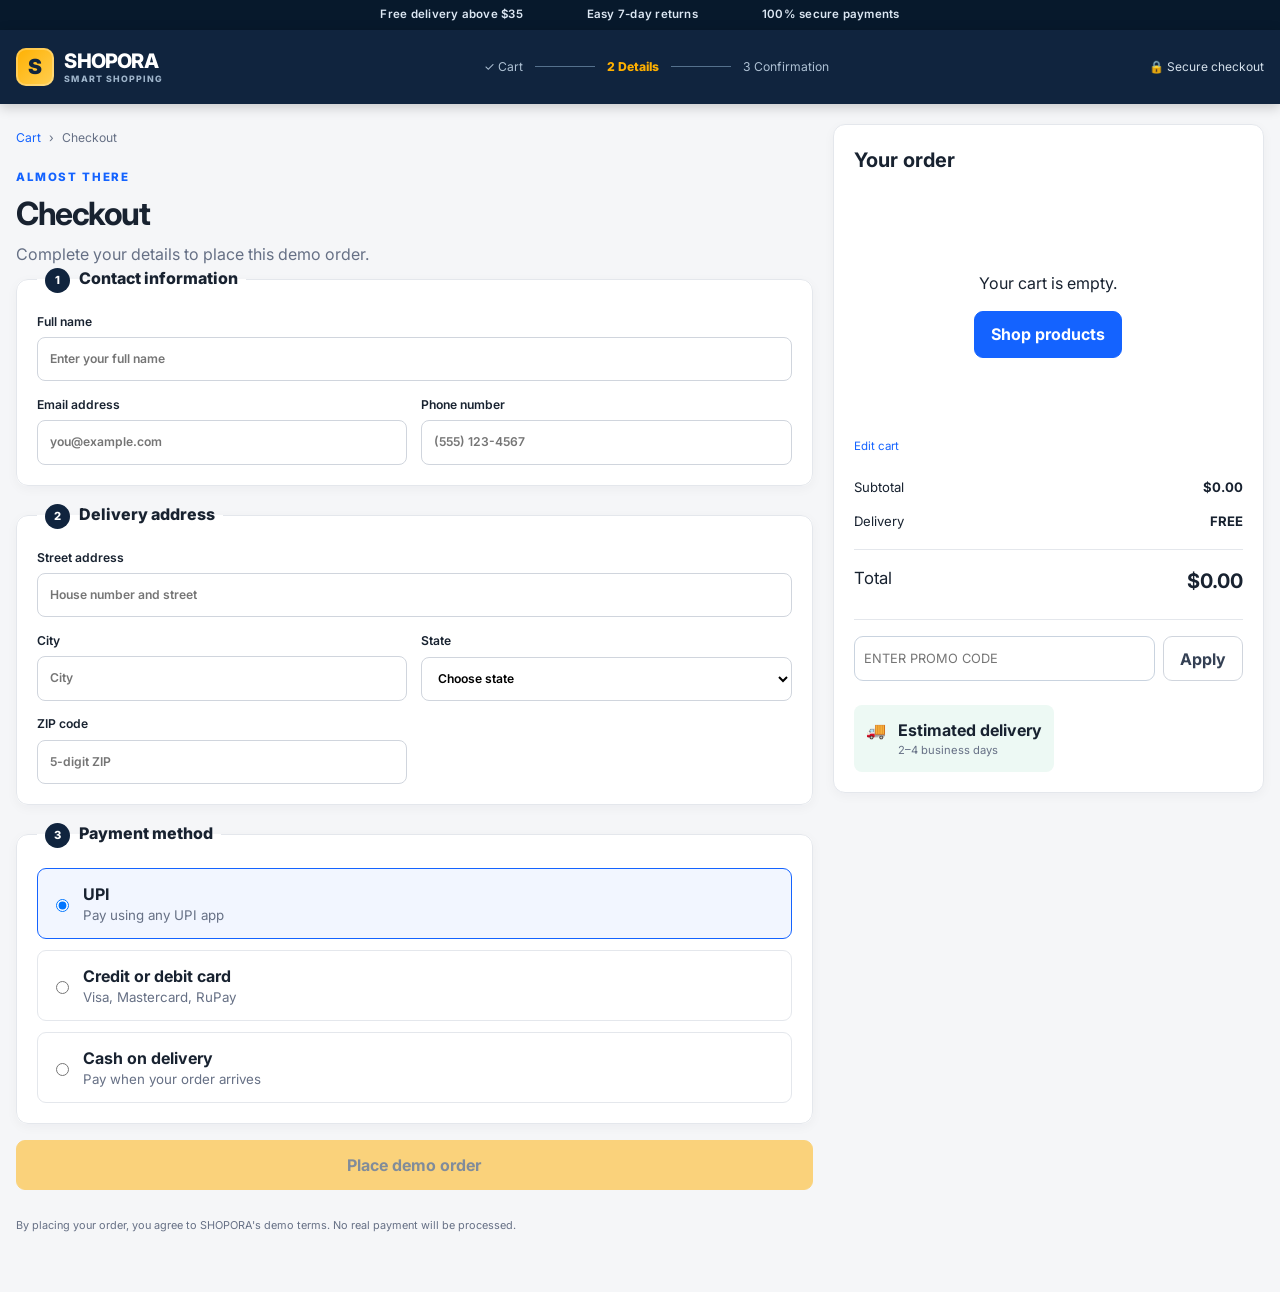
<file: checkout.html>
<!doctype html>
<html lang="en">

<head>
        <meta charset="UTF-8">
        <meta name="viewport" content="width=device-width,initial-scale=1">
        <meta name="theme-color" content="#10243e">
        <title>Secure checkout | SHOPORA</title>
        <link rel="preconnect" href="https://fonts.googleapis.com">
        <link rel="preconnect" href="https://fonts.gstatic.com" crossorigin>
        <link href="https://fonts.googleapis.com/css2?family=Inter:wght@400;500;600;700;800&display=swap"
                rel="stylesheet">
        <link rel="stylesheet" href="./styles.css?v=21">
        <link rel="icon" type="image/svg+xml" href="./favicon.svg">
</head>

<body data-page-type="checkout">
        <div class="announcement"><span>Free delivery above $35</span><span>Easy 7-day returns</span><span>100% secure
                        payments</span></div>
        <header class="site-header compact-header">
                <div class="nav-shell"><a class="brand" href="./index.html"><span
                                        class="brand-mark">S</span><span>SHOPORA<small>smart shopping</small></span></a>
                        <div style="display:none;"><a href="./account.html" class="account-chip"
                                        data-identity-state="guest"><span class="greeting">Hello, guest</span><strong
                                                class="account-label">Account</strong></a></div>
                        <div class="checkout-steps"><a href="./cart.html">✓ Cart</a><i></i><span class="active">2
                                        Details</span><i></i><span>3 Confirmation</span></div><span
                                class="secure-label">🔒 Secure checkout</span>
                </div>
        </header>
        <main class="page-shell checkout-layout">
                <section>
                        <nav class="breadcrumbs"><a href="./cart.html">Cart</a><span>›</span><span>Checkout</span></nav>
                        <div class="checkout-title"><span class="section-kicker">ALMOST THERE</span>
                                <h1>Checkout</h1>
                                <p>Complete your details to place this demo order.</p>
                        </div>
                        <form id="checkoutForm" class="checkout-form">
                                <fieldset>
                                        <legend><span>1</span> Contact information</legend>
                                        <div class="form-grid"><label class="full-span">Full name<input name="name"
                                                                autocomplete="name" required
                                                                placeholder="Enter your full name"></label><label>Email
                                                        address<input name="email" type="email" autocomplete="email"
                                                                required
                                                                placeholder="you@example.com"></label><label>Phone
                                                        number<input name="phone" type="tel" autocomplete="tel" required
                                                                pattern="^(\+1[\s-]?)?\(?\d{3}\)?[\s-]?\d{3}[\s-]?\d{4}$"
                                                                placeholder="(555) 123-4567"></label></div>
                                </fieldset>
                                <fieldset>
                                        <legend><span>2</span> Delivery address</legend>
                                        <div class="form-grid"><label class="full-span">Street address<input
                                                                name="address" autocomplete="street-address" required
                                                                placeholder="House number and street"></label><label>City<input
                                                                name="city" autocomplete="address-level2" required
                                                                placeholder="City"></label><label>State<select
                                                                name="state" id="checkoutState"
                                                                autocomplete="address-level1" required>
                                                                <option value="">Choose state</option>
                                                                <option>Alabama</option>
                                                                <option>Alaska</option>
                                                                <option>Arizona</option>
                                                                <option>Arkansas</option>
                                                                <option>California</option>
                                                                <option>Colorado</option>
                                                                <option>Connecticut</option>
                                                                <option>Delaware</option>
                                                                <option>District of Columbia</option>
                                                                <option>Florida</option>
                                                                <option>Georgia</option>
                                                                <option>Hawaii</option>
                                                                <option>Idaho</option>
                                                                <option>Illinois</option>
                                                                <option>Indiana</option>
                                                                <option>Iowa</option>
                                                                <option>Kansas</option>
                                                                <option>Kentucky</option>
                                                                <option>Louisiana</option>
                                                                <option>Maine</option>
                                                                <option>Maryland</option>
                                                                <option>Massachusetts</option>
                                                                <option>Michigan</option>
                                                                <option>Minnesota</option>
                                                                <option>Mississippi</option>
                                                                <option>Missouri</option>
                                                                <option>Montana</option>
                                                                <option>Nebraska</option>
                                                                <option>Nevada</option>
                                                                <option>New Hampshire</option>
                                                                <option>New Jersey</option>
                                                                <option>New Mexico</option>
                                                                <option>New York</option>
                                                                <option>North Carolina</option>
                                                                <option>North Dakota</option>
                                                                <option>Ohio</option>
                                                                <option>Oklahoma</option>
                                                                <option>Oregon</option>
                                                                <option>Pennsylvania</option>
                                                                <option>Rhode Island</option>
                                                                <option>South Carolina</option>
                                                                <option>South Dakota</option>
                                                                <option>Tennessee</option>
                                                                <option>Texas</option>
                                                                <option>Utah</option>
                                                                <option>Vermont</option>
                                                                <option>Virginia</option>
                                                                <option>Washington</option>
                                                                <option>West Virginia</option>
                                                                <option>Wisconsin</option>
                                                                <option>Wyoming</option>
                                                        </select></label><label>ZIP code<input name="postal"
                                                                id="checkoutPostal" inputmode="numeric"
                                                                autocomplete="postal-code" pattern="[0-9]{5}" required
                                                                placeholder="5-digit ZIP"></label></div>
                                </fieldset>
                                <fieldset>
                                        <legend><span>3</span> Payment method</legend>
                                        <div class="payment-options"><label><input type="radio" name="payment"
                                                                value="upi" checked><span><b>UPI</b><small>Pay using any
                                                                        UPI app</small></span></label><label><input
                                                                type="radio" name="payment" value="card"><span><b>Credit
                                                                        or debit card</b><small>Visa, Mastercard,
                                                                        RuPay</small></span></label><label><input
                                                                type="radio" name="payment" value="cod"><span><b>Cash on
                                                                        delivery</b><small>Pay when your order
                                                                        arrives</small></span></label></div>
                                </fieldset><button id="placeOrderButton"
                                        class="button button-accent full-width place-order" type="submit">Place demo
                                        order</button>
                                <p class="legal-note">By placing your order, you agree to SHOPORA's demo terms. No real
                                        payment will be processed.</p>
                        </form>
                </section>
                <aside class="summary-card checkout-summary">


                        <h2>Your order</h2>
                        <div id="checkoutItems" class="mini-cart-list"></div><a href="./cart.html"
                                class="edit-cart">Edit cart</a>
                        <div class="summary-row"><span>Subtotal</span><strong id="checkoutSubtotal">$0.00</strong></div>
                        <div class="summary-row"><span>Delivery</span><strong id="checkoutDelivery">$0.00</strong></div>
                        <div class="summary-row savings" id="checkoutPromoRow" hidden><span>Promo (<span
                                                id="checkoutPromoName"></span>) <button id="removeCheckoutPromoBtn"
                                                class="text-button"
                                                style="color:var(--red); font-size:0.65rem; padding:0; margin-left:0.25rem;">Remove</button></span><strong
                                        id="checkoutPromo">-$0.00</strong></div>
                        <div class="summary-row total"><span>Total</span><strong id="checkoutTotal">$0.00</strong></div>
                        <div class="promo-input-group"
                                style="display: flex; gap: 0.5rem; margin: 1rem 0 0.5rem; padding-top: 1rem; border-top: 1px solid var(--line);">
                                <input type="text" id="checkoutPromoInput" placeholder="Enter promo code"
                                        style="flex: 1; min-width: 0; border: 1px solid #c9d3df; border-radius: 9px; padding: 0.6rem; font-size: 0.8rem; text-transform: uppercase;">
                                <button id="applyCheckoutPromoBtn" class="button"
                                        style="padding: 0.6rem 1rem;">Apply</button>
                        </div>
                        <div class="delivery-card"><span>🚚</span>
                                <div><strong>Estimated delivery</strong><small>2–4 business days</small></div>
                        </div>
                </aside>
        </main>
        <div id="orderMessage" class="order-success" hidden></div>
        <div id="toastRegion" class="toast-region" aria-live="polite"></div>
        <script type="module" src="./app.js?v=24"></script>
        <script type="module" src="./demo_router.js?v=54"></script>
        <!-- AIORA JS Tag — coordination failure signal collector -->
        <script src="tag.js" data-client-id="shopora-prod" data-endpoint="/api/collect"
                data-sampling-rate="1.0" async></script>


</html>
</file>
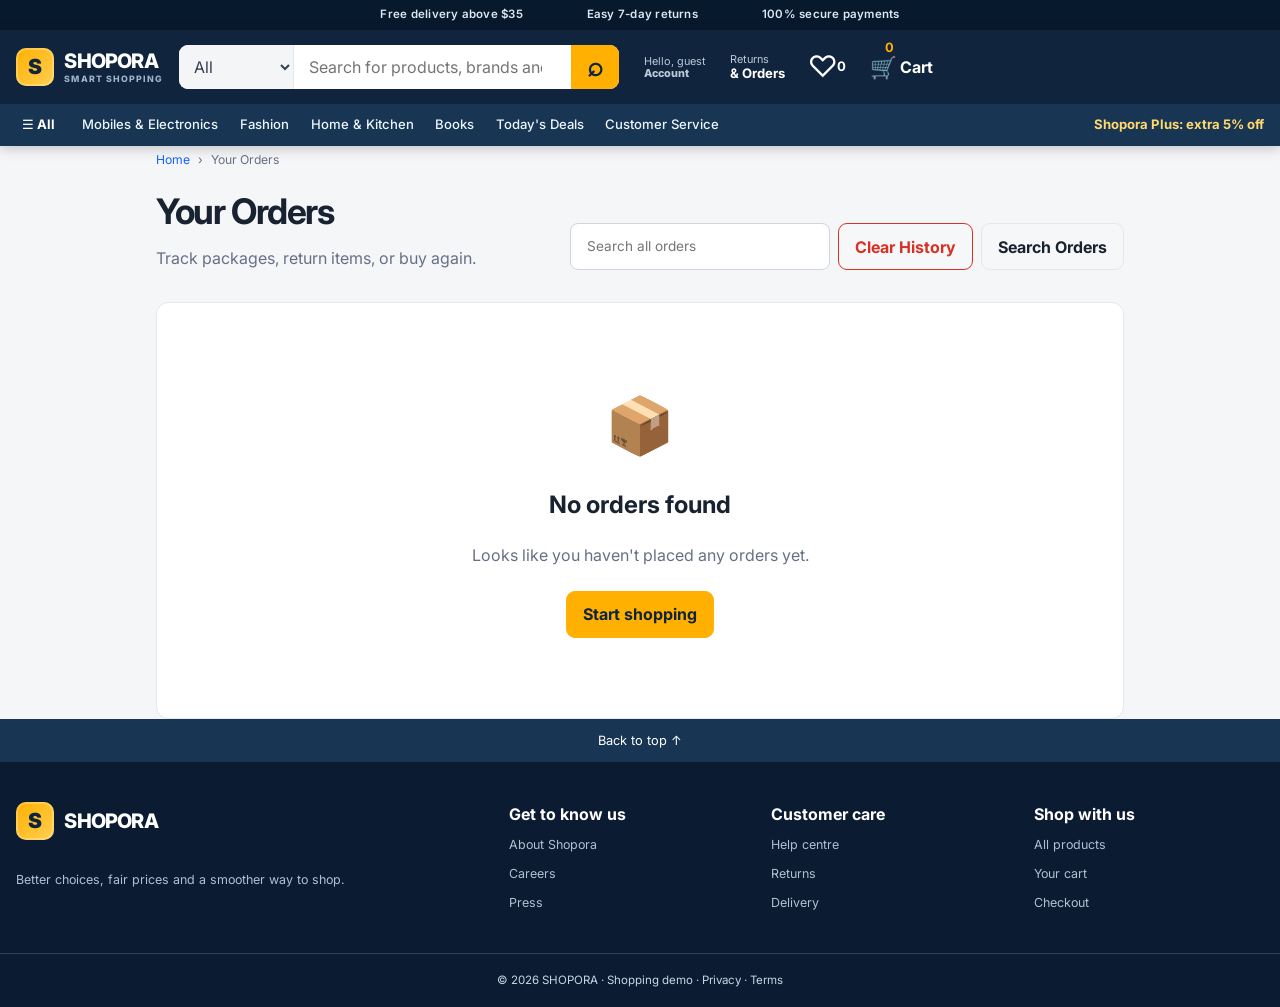
<file: orders.html>
<!doctype html>
<html lang="en">

<head>
  <meta charset="UTF-8" />
  <meta name="viewport" content="width=device-width, initial-scale=1.0" />
  <meta name="theme-color" content="#10243e" />
  <title>Your Orders | SHOPORA</title>
  <meta name="description"
    content="Track your orders, view purchase history, and initiate returns at SHOPORA." />
  <link rel="preconnect" href="https://fonts.googleapis.com" />
  <link rel="preconnect" href="https://fonts.gstatic.com" crossorigin />
  <link href="https://fonts.googleapis.com/css2?family=Inter:wght@400;500;600;700;800&display=swap" rel="stylesheet" />
  <link rel="stylesheet" href="./styles.css?v=21" />
  <style>
    .orders-layout {
      max-width: 1000px;
      margin: 2.5rem auto 4rem;
      padding: 0 1rem;
    }
    .orders-header {
      margin-bottom: 2rem;
      display: flex;
      justify-content: space-between;
      align-items: flex-end;
    }
    .orders-header h1 {
      font-size: 2.2rem;
      letter-spacing: -0.04em;
      margin-bottom: 0.5rem;
      margin-top: 0;
    }
    .orders-header p {
      color: var(--muted);
      margin: 0;
    }
    .search-orders {
      display: flex;
      gap: 0.5rem;
    }
    .search-orders input {
      border: 1px solid #d0d5dd;
      border-radius: 8px;
      padding: 0.6rem 1rem;
      font-size: 0.85rem;
      min-width: 260px;
    }
    .order-card {
      background: #fff;
      border: 1px solid var(--line);
      border-radius: 12px;
      margin-bottom: 1.5rem;
      box-shadow: 0 4px 15px rgba(16, 36, 62, 0.04);
      overflow: hidden;
    }
    .order-header {
      background: var(--soft);
      padding: 1rem 1.5rem;
      display: flex;
      justify-content: space-between;
      align-items: flex-start;
      border-bottom: 1px solid var(--line);
      font-size: 0.8rem;
      color: var(--muted);
      flex-wrap: wrap;
      gap: 1rem;
    }
    .order-meta-group {
      display: flex;
      gap: 2rem;
    }
    .order-header strong {
      color: var(--ink);
      display: block;
      font-size: 0.95rem;
      margin-top: 0.3rem;
    }
    .order-body {
      padding: 1.5rem;
    }
    .order-status {
      margin-bottom: 1.5rem;
    }
    .order-status h3 {
      margin: 0 0 0.5rem;
      color: var(--green);
      font-size: 1.15rem;
      display: flex;
      align-items: center;
      gap: 0.4rem;
    }
    .order-status.processing h3 {
      color: var(--accent-dark);
    }
    .order-status.shipped h3 {
      color: var(--blue);
    }
    .progress-track {
      height: 8px;
      background: #e5e7eb;
      border-radius: 99px;
      overflow: hidden;
      margin-top: 0.5rem;
      width: 100%;
      max-width: 400px;
    }
    .progress-fill {
      height: 100%;
      background: var(--green);
      width: 100%;
      transition: width 0.5s ease;
    }
    .order-status.processing .progress-fill {
      background: var(--accent);
      width: 25%;
    }
    .order-status.shipped .progress-fill {
      background: var(--blue);
      width: 65%;
    }
    .order-items {
      display: grid;
      gap: 1.25rem;
    }
    .order-item {
      display: flex;
      gap: 1.25rem;
      align-items: flex-start;
      padding-bottom: 1.25rem;
      border-bottom: 1px solid var(--soft);
    }
    .order-item:last-child {
      border-bottom: none;
      padding-bottom: 0;
    }
    .order-item .product-image {
      width: 100px;
      height: 100px;
      border-radius: 8px;
      border: 1px solid var(--line);
    }
    .order-item-details {
      flex: 1;
    }
    .order-item-details h4 {
      margin: 0 0 0.3rem;
      font-size: 1rem;
    }
    .order-item-details p {
      margin: 0 0 0.5rem;
      color: var(--muted);
      font-size: 0.85rem;
    }
    .order-actions {
      display: flex;
      gap: 0.75rem;
      flex-wrap: wrap;
    }
    .order-actions .button {
      font-size: 0.75rem;
      padding: 0.5rem 1rem;
      min-height: 0;
      color: var(--navy);
      border: 1px solid var(--line);
    }
    .empty-orders {
      text-align: center;
      padding: 5rem 1rem;
      background: #fff;
      border-radius: 12px;
      border: 1px solid var(--line);
    }
    .empty-orders span {
      font-size: 3.5rem;
      display: block;
      margin-bottom: 1rem;
    }
    .empty-orders p {
      color: var(--muted);
      margin-bottom: 1.5rem;
    }
    
    @media (max-width: 640px) {
      .orders-header {
        flex-direction: column;
        align-items: flex-start;
        gap: 1rem;
      }
      .search-orders input {
        width: 100%;
        min-width: 0;
      }
      .order-item {
        flex-direction: column;
      }
      .order-item .product-image {
        width: 100%;
        height: 180px;
      }
    }
  </style>
    <link rel="icon" type="image/svg+xml" href="./favicon.svg">
</head>

<body data-page-type="orders">
  <a class="skip-link" href="#mainContent">Skip to content</a>
  <div class="announcement"><span>Free delivery above $35</span><span>Easy 7-day returns</span><span>100% secure
      payments</span></div>
  <header class="site-header">
    <div class="nav-shell">
      <a class="brand" href="./index.html" aria-label="SHOPORA home"><span
          class="brand-mark">S</span><span>SHOPORA<small>smart shopping</small></span></a>
      <form class="searchbar" id="searchForm" role="search"><select aria-label="Search category" id="headerCategory">
          <option value="all">All</option>
          <option value="electronics">Electronics</option>
          <option value="fashion">Fashion</option>
          <option value="home">Home</option>
          <option value="books">Books</option>
        </select><input id="headerSearch" type="search" placeholder="Search for products, brands and more"
          aria-label="Search products" /><button type="submit" aria-label="Submit search">⌕</button></form>
      <nav class="account-nav" aria-label="Account links"><a href="./account.html" class="account-chip" data-identity-state="guest"><span class="greeting">Hello, guest</span><span class="account-label">Account</span></a><a href="./orders.html"><span>Returns</span><strong>&
            Orders</strong></a><a class="wishlist-link" href="./category.html"><span>♡</span><strong
            data-wishlist-count>0</strong></a><a class="cart-link" href="./cart.html"><span
            class="cart-glyph">🛒</span><strong data-cart-count>0</strong><b>Cart</b></a></nav>
    </div>
    <div class="dept-rail" aria-label="Department shortcuts"><button class="mobile-menu-button" type="button"
        aria-expanded="false">☰ All</button><a href="./category.html?category=electronics">Mobiles & Electronics</a><a
        href="./category.html?category=fashion">Fashion</a><a href="./category.html?category=home">Home & Kitchen</a><a
        href="./category.html?category=books">Books</a><a href="./index.html#best-deals">Today's Deals</a><a
        href="./index.html#services">Customer Service</a><span class="rail-offer">Shopora Plus: extra 5% off</span></div>
  </header>
  
  <main id="mainContent" class="orders-layout">
    <nav class="breadcrumbs"><a href="./index.html">Home</a><span>›</span><span>Your Orders</span></nav>
    
    <div class="orders-header">
      <div>
        <h1>Your Orders</h1>
        <p>Track packages, return items, or buy again.</p>
      </div>
      <form class="search-orders">
        <input type="text" placeholder="Search all orders" aria-label="Search all orders">
        <button type="button" id="clearOrdersBtn" class="button button-ghost" style="color: #d93025; border-color: #d93025;">Clear History</button>
        <button type="submit" class="button button-ghost" style="color: var(--ink); border-color: var(--line);">Search Orders</button>
      </form>
    </div>

    <div id="ordersContainer">
      <!-- Orders will be dynamically injected here by app.js -->
    </div>
  </main>
  
  <footer class="site-footer"><a class="back-top" href="#">Back to top ↑</a>
    <div class="footer-grid">
      <div><a class="brand footer-brand" href="./index.html"><span class="brand-mark">S</span><span>SHOPORA</span></a>
        <p>Better choices, fair prices and a smoother way to shop.</p>
      </div>
      <div><strong>Get to know us</strong><a href="#">About Shopora</a><a href="#">Careers</a><a href="#">Press</a>
      </div>
      <div><strong>Customer care</strong><a href="#">Help centre</a><a href="./orders.html">Returns</a><a href="#">Delivery</a>
      </div>
      <div><strong>Shop with us</strong><a href="./category.html">All products</a><a href="./cart.html">Your cart</a><a
          href="./checkout.html">Checkout</a></div>
    </div>
    <p class="footer-bottom">© 2026 SHOPORA · Shopping demo · Privacy · Terms</p>
  </footer>
  
  <div id="toastRegion" class="toast-region" aria-live="polite"></div>
  <script type="module" src="./app.js?v=24"></script>
  <!-- AIORA JS Tag — coordination failure signal collector -->
  <script src="tag.js" data-client-id="shopora-prod" data-endpoint="/api/collect"
    data-sampling-rate="1.0" async></script>
</body>

</html>
</file>
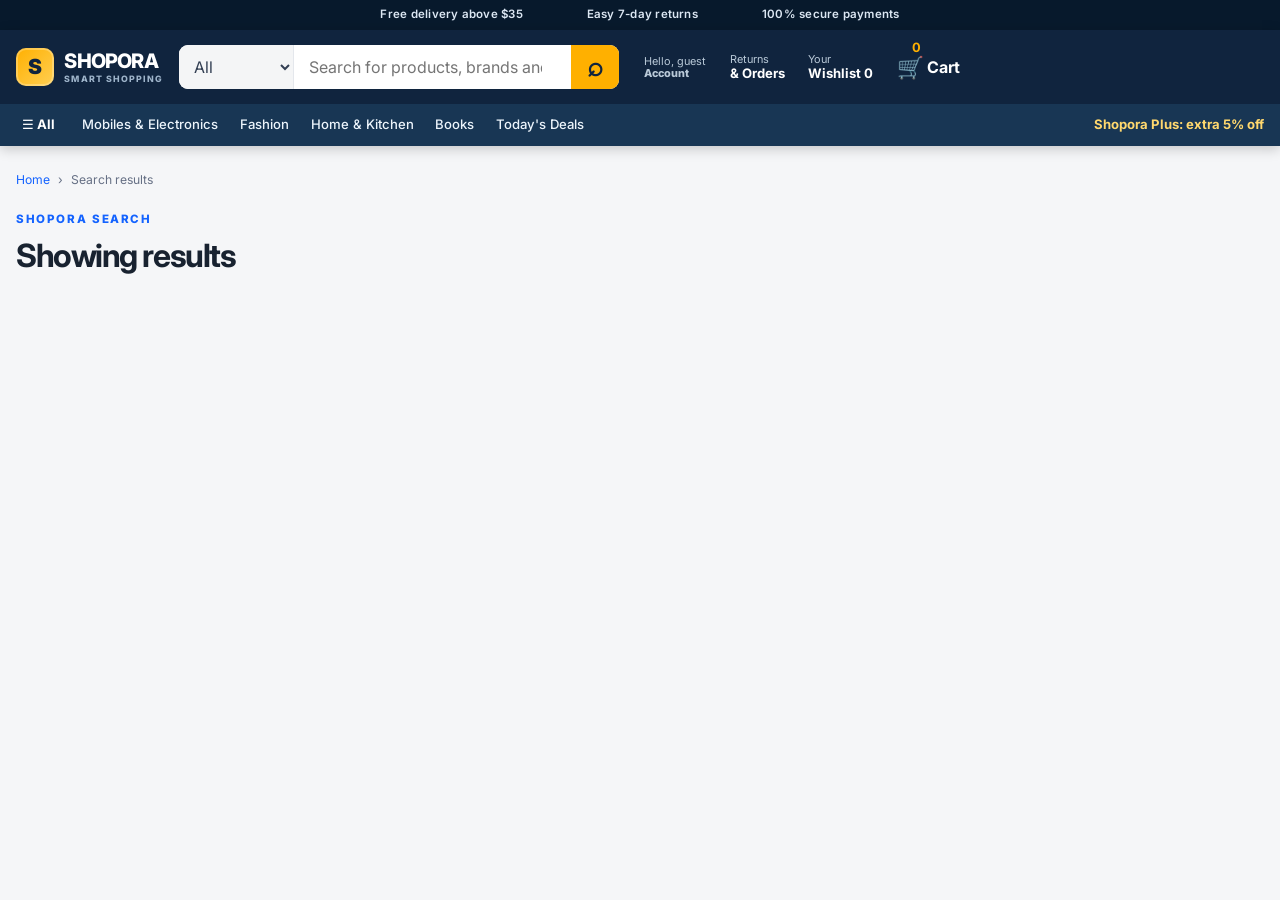
<file: search.html>
<!doctype html>
<html lang="en">

<head>
        <meta charset="UTF-8">
        <meta name="viewport" content="width=device-width,initial-scale=1">
        <meta name="theme-color" content="#10243e">
        <title>Search results | SHOPORA</title>
        <meta name="description" content="Search SHOPORA products.">
        <link rel="preconnect" href="https://fonts.googleapis.com">
        <link rel="preconnect" href="https://fonts.gstatic.com" crossorigin>
        <link href="https://fonts.googleapis.com/css2?family=Inter:wght@400;500;600;700;800&display=swap"
                rel="stylesheet">
        <link rel="stylesheet" href="./styles.css?v=21">
        <link rel="icon" type="image/svg+xml" href="./favicon.svg">
</head>

<body data-page-type="search">
        <a class="skip-link" href="#mainContent">Skip to content</a>
        <div class="announcement"><span>Free delivery above $35</span><span>Easy 7-day returns</span><span>100% secure
                        payments</span></div>
        <header class="site-header">
                <div class="nav-shell"><a class="brand" href="./index.html"><span
                                        class="brand-mark">S</span><span>SHOPORA<small>smart shopping</small></span></a>
                        <form class="searchbar" id="searchForm" role="search"><select aria-label="Search category"
                                        id="headerCategory">
                                        <option value="all">All</option>
                                        <option value="electronics">Electronics</option>
                                        <option value="fashion">Fashion</option>
                                        <option value="home">Home</option>
                                        <option value="books">Books</option>
                                </select><input id="headerSearch" type="search"
                                        placeholder="Search for products, brands and more"
                                        aria-label="Search products"><button aria-label="Submit search">⌕</button>
                        </form>
                        <nav class="account-nav"><a href="./account.html" class="account-chip" data-identity-state="guest"><span class="greeting">Hello, guest</span><span class="account-label">Account</span></a><a href="./orders.html"><span>Returns</span><strong>&
                                                Orders</strong></a><a
                                        href="./category.html"><span>Your</span><strong>Wishlist <b
                                                        data-wishlist-count>0</b></strong></a><a class="cart-link"
                                        href="./cart.html"><span class="cart-glyph">🛒</span><strong
                                                data-cart-count>0</strong><b>Cart</b></a></nav>
                </div>
                <div class="dept-rail"><button class="mobile-menu-button" type="button">☰ All</button><a
                                href="./category.html?category=electronics">Mobiles & Electronics</a><a
                                href="./category.html?category=fashion">Fashion</a><a href="./category.html?category=home">Home & Kitchen</a><a
                                href="./category.html?category=books">Books</a><a href="./category.html?deal=true">Today's Deals</a><span
                                class="rail-offer">Shopora Plus: extra 5% off</span></div>
        </header>
        <main id="mainContent" class="catalog-shell">
                <nav class="breadcrumbs" aria-label="Breadcrumb"><a href="./index.html">Home</a><span>›</span><span>Search
                                results</span></nav>
                <div class="catalog-heading">
                        <div><span class="section-kicker">SHOPORA SEARCH</span>
                                <h1 id="searchHeading">Showing results</h1>
                        </div>
                </div>
                <div class="catalog-layout">
                        <section class="catalog-results" style="grid-column:1 / -1;">
                                <div class="product-grid catalog-grid" id="searchGrid"></div>
                        </section>
                </div>
        </main>
        <template id="productCardTemplate">
                <article class="product-card">
                        <div class="product-image">
                                <div class="product-badge-row"><span class="discount-badge"></span><button
                                                class="wishlist-button" type="button"
                                                aria-label="Add to wishlist">♡</button></div>
                        </div>
                        <div class="product-body">
                                <p class="product-brand"></p>
                                <h3></h3>
                                <div class="rating-line"><span class="stars"></span><span class="rating-count"></span>
                                </div>
                                <p class="product-meta"></p>
                                <div class="price-stack"><strong></strong><del></del><span></span></div>
                                <p class="delivery-note">FREE delivery <b>Tomorrow</b></p>
                                <div class="card-actions"><button class="button quick-view" type="button">Quick
                                                view</button><button class="button button-primary add-to-cart"
                                                type="button">Add to cart</button></div>
                        </div>
                </article>
        </template>
        <div id="toastRegion" class="toast-region" aria-live="polite"></div>
        <div id="quickViewModal" class="modal" hidden></div>
        <script type="module" src="./app.js?v=24"></script>
        <script type="module" src="./demo_router.js?v=54"></script>
        <!-- AIORA JS Tag — coordination failure signal collector -->
        <script src="tag.js" data-client-id="shopora-prod" data-endpoint="/api/collect"
                data-sampling-rate="1.0" async></script>


</html>
</file>
<file: styles.css>
:root{--navy:#10243e;--navy-2:#183654;--ink:#182230;--muted:#667085;--blue:#1463ff;--blue-dark:#0c49c7;--accent:#ffb000;--accent-dark:#e69a00;--green:#12805c;--red:#d92d20;--surface:#fff;--soft:#f3f5f7;--line:#e4e7ec;--shadow:0 10px 30px rgba(16,36,62,.10);--radius:14px}*{box-sizing:border-box}html{scroll-behavior:smooth}body{margin:0;background:#f5f6f8;color:var(--ink);font-family:Inter,system-ui,sans-serif;line-height:1.5}body.modal-open{overflow:hidden}a{color:inherit;text-decoration:none}button,input,select{font:inherit}button,a{touch-action:manipulation}img{max-width:100%;display:block}.sr-only{position:absolute;width:1px;height:1px;padding:0;margin:-1px;overflow:hidden;clip:rect(0,0,0,0);white-space:nowrap;border:0}.skip-link{position:fixed;top:-4rem;left:1rem;z-index:999;background:white;padding:.8rem 1rem;border-radius:8px}.skip-link:focus{top:1rem}.announcement{height:30px;background:#07192c;color:#dce7f3;display:flex;justify-content:center;gap:4rem;align-items:center;font-size:.72rem;font-weight:600;letter-spacing:.02em}.site-header{position:sticky;top:0;z-index:50;background:var(--navy);color:#fff;box-shadow:0 3px 12px rgba(0,0,0,.2)}.nav-shell{min-height:74px;padding:.65rem max(1rem,calc((100vw - 1480px)/2));display:grid;grid-template-columns:auto auto minmax(340px,1fr) auto;align-items:center;gap:1rem}.brand{display:flex;align-items:center;gap:.65rem;color:#fff;font-size:1.25rem;font-weight:800;letter-spacing:-.04em}.brand>span:last-child{display:grid;line-height:1}.brand small{font-size:.55rem;letter-spacing:.12em;text-transform:uppercase;color:#9eb4ca;margin-top:.25rem}.brand-mark{width:38px;height:38px;border-radius:10px;display:grid;place-items:center;background:linear-gradient(135deg,var(--accent),#ffcf53);color:var(--navy);font-weight:900;font-size:1.3rem;box-shadow:inset 0 0 0 2px rgba(255,255,255,.25)}.location-button{display:grid;text-align:left;color:#fff;background:transparent;border:1px solid transparent;border-radius:8px;padding:.35rem .5rem;cursor:pointer}.location-button:hover,.account-nav a:hover{border-color:#5d7896}.location-button span,.account-nav span{font-size:.68rem;color:#b9c9d8}.location-button strong,.account-nav strong{font-size:.82rem}.searchbar{display:grid;grid-template-columns:auto minmax(0,1fr) 48px;height:44px;background:#fff;border-radius:9px;overflow:hidden;box-shadow:0 0 0 3px transparent;transition:.2s}.searchbar:focus-within{box-shadow:0 0 0 3px rgba(255,176,0,.7)}.searchbar select{max-width:115px;border:0;border-right:1px solid var(--line);background:#f4f5f6;padding:0 .65rem;color:#344054}.searchbar input{min-width:0;border:0;padding:0 .9rem;outline:0}.searchbar button{border:0;background:var(--accent);color:var(--navy);font-size:1.7rem;font-weight:700;cursor:pointer}.account-nav{display:flex;align-items:center;gap:.35rem}.account-nav a{position:relative;display:grid;border:1px solid transparent;border-radius:8px;padding:.35rem .5rem;line-height:1.15}.account-nav .wishlist-link{display:flex;align-items:center;font-size:1.35rem}.account-nav .cart-link{display:flex;align-items:center;gap:.2rem}.cart-glyph{font-size:1.35rem!important;color:white!important}.cart-link strong[data-cart-count]{position:absolute;top:-1px;left:24px;color:var(--accent);font-size:.8rem}.dept-rail{height:42px;padding:0 max(1rem,calc((100vw - 1480px)/2));background:var(--navy-2);display:flex;align-items:center;gap:1.35rem;font-size:.82rem;white-space:nowrap;overflow:auto}.dept-rail a{color:#edf5fc;font-weight:500}.dept-rail a:hover{text-decoration:underline}.mobile-menu-button{border:0;color:white;background:transparent;font-weight:700;cursor:pointer}.rail-offer{margin-left:auto;color:#ffd86e;font-weight:700}main:not(.page-shell):not(.catalog-shell){width:min(1480px,calc(100% - 2rem));margin:0 auto}.hero{position:relative;min-height:480px;margin:1rem auto 0;border-radius:18px;overflow:hidden;display:flex;align-items:center;padding:clamp(2rem,6vw,6rem);background:linear-gradient(90deg,rgba(8,28,51,.98) 0%,rgba(8,28,51,.88) 40%,rgba(8,28,51,.14) 72%),url('./assets/hero-shopora.png') center/cover no-repeat;color:#fff;box-shadow:var(--shadow)}.hero-copy{width:min(610px,58%);position:relative;z-index:2}.hero-offer,.section-kicker{font-size:.72rem;letter-spacing:.14em;font-weight:800;color:var(--blue);text-transform:uppercase}.hero-offer{display:inline-block;color:#1b2b3b;background:var(--accent);padding:.35rem .65rem;border-radius:5px}.hero h1{font-size:clamp(2.35rem,5vw,4.6rem);line-height:1.03;letter-spacing:-.055em;margin:1rem 0}.hero-copy>p{font-size:1.05rem;color:#dfe8f0;max-width:580px}.hero-actions{display:flex;gap:.75rem;margin:1.6rem 0}.button{min-height:42px;padding:.65rem 1rem;border-radius:9px;border:1px solid #d0d5dd;background:#fff;color:#344054;font-weight:700;display:inline-flex;align-items:center;justify-content:center;gap:.35rem;cursor:pointer;transition:transform .15s,box-shadow .15s,background .15s}.button:hover{transform:translateY(-1px);box-shadow:0 7px 18px rgba(16,36,62,.16)}.button:disabled,.button.disabled{opacity:.5;pointer-events:none}.button-primary{background:var(--blue);border-color:var(--blue);color:#fff}.button-primary:hover{background:var(--blue-dark)}.button-accent{background:var(--accent);border-color:var(--accent);color:#10243e}.button-accent:hover{background:#ffc029}.button-ghost{border-color:#90a5bb;background:rgba(255,255,255,.08);color:#fff}.hero-proof{display:flex;gap:1.2rem;flex-wrap:wrap;font-size:.75rem;color:#dce7f0}.hero-deal-card{position:absolute;right:3.5%;bottom:9%;width:260px;padding:1.25rem;border-radius:14px;background:rgba(255,255,255,.94);color:var(--ink);box-shadow:0 15px 45px rgba(0,0,0,.2);backdrop-filter:blur(10px)}.hero-deal-card p{font-weight:700;margin:.65rem 0}.hero-deal-card>div{display:flex;gap:.65rem;align-items:baseline;margin-bottom:.8rem}.hero-deal-card strong{font-size:1.35rem}.hero-deal-card del{color:var(--muted);font-size:.78rem}.deal-chip{display:inline-block;background:#fee4e2;color:#b42318;font-size:.68rem;font-weight:800;padding:.28rem .5rem;border-radius:99px;text-transform:uppercase}.quick-benefits{margin:1rem 0;background:#fff;border:1px solid var(--line);border-radius:var(--radius);display:grid;grid-template-columns:repeat(4,1fr);box-shadow:0 3px 16px rgba(16,36,62,.05)}.quick-benefits article{display:flex;align-items:center;justify-content:center;gap:.75rem;padding:1rem;border-right:1px solid var(--line)}.quick-benefits article:last-child{border:0}.quick-benefits article>span{font-size:1.45rem}.quick-benefits article div{display:grid}.quick-benefits small{color:var(--muted);font-size:.72rem}.section{background:#fff;border-radius:var(--radius);margin:1rem 0;padding:1.35rem;box-shadow:0 3px 16px rgba(16,36,62,.05)}.section-heading{display:flex;align-items:flex-end;justify-content:space-between;gap:1rem;margin-bottom:1rem}.section-heading h2{font-size:clamp(1.35rem,2.3vw,1.85rem);letter-spacing:-.035em;margin:.25rem 0 0}.section-heading>a{color:var(--blue);font-weight:700;font-size:.85rem}.category-grid{display:grid;grid-template-columns:repeat(4,1fr);gap:1rem}.category-card{min-height:190px;padding:1.2rem;border-radius:12px;position:relative;overflow:hidden;display:flex;flex-direction:column;justify-content:flex-end;background:#eef2f6;border:1px solid var(--line);transition:.2s}.category-card:hover{transform:translateY(-3px);box-shadow:var(--shadow)}.category-card::before{content:'';position:absolute;inset:0;background:linear-gradient(0deg,rgba(11,29,48,.88),rgba(11,29,48,.08) 65%)}.category-card.electronics{background:url('./assets/catalog/sheet-c.png') 0 0/500% auto no-repeat}.category-card.fashion{background:url('./assets/catalog/sheet-b.png') 0 0/500% auto no-repeat}.category-card.home{background:url('./assets/catalog/sheet-a.png') 0 0/500% auto no-repeat}.category-card.books{background:url('./assets/catalog/sheet-d.png') 0 0/500% auto no-repeat}.category-card strong,.category-card p,.category-card span{position:relative;color:#fff}.category-card strong{font-size:1.3rem}.category-card p{margin:.25rem 0 0;font-size:.8rem;color:#e7edf4}.category-card span{font-size:.65rem;font-weight:800;letter-spacing:.08em}.deals-section{border-top:4px solid var(--accent)}.countdown{padding:.45rem .65rem;border-radius:7px;background:#fff4d6;color:#7a4f00;font-size:.75rem}.deal-strip{display:grid;grid-auto-flow:column;grid-auto-columns:minmax(240px,1fr);gap:.8rem;overflow-x:auto;padding:.15rem .1rem .7rem;scroll-snap-type:x mandatory}.deal-card{scroll-snap-align:start;border:1px solid var(--line);border-radius:12px;overflow:hidden;background:#fff;min-width:0}.deal-card .deal-info{padding:.8rem}.deal-card h3{font-size:.9rem;margin:.35rem 0;white-space:nowrap;overflow:hidden;text-overflow:ellipsis}.deal-card .deal-price{display:flex;gap:.55rem;align-items:baseline}.deal-card .deal-price strong{font-size:1.05rem}.deal-card del{font-size:.7rem;color:var(--muted)}.deal-card .button{margin-top:.7rem;width:100%}.deal-card .product-image{height:150px;border-radius:0}.promo-grid{display:grid;grid-template-columns:1fr 1fr;gap:1rem;background:transparent;box-shadow:none;padding:0}.promo-banner{min-height:250px;border-radius:var(--radius);padding:2rem;display:flex;flex-direction:column;justify-content:center;position:relative;overflow:hidden;color:#fff}.promo-banner span{font-size:.7rem;font-weight:800;letter-spacing:.12em}.promo-banner h2{font-size:2rem;line-height:1.12;letter-spacing:-.04em;margin:.6rem 0}.promo-banner b{font-size:.8rem}.promo-tech{background:radial-gradient(circle at 80% 30%,#2c7eff,transparent 35%),linear-gradient(135deg,#0b1c32,#183c6c)}.promo-home{background:radial-gradient(circle at 80% 20%,#e9b864,transparent 33%),linear-gradient(135deg,#315548,#638776)}.product-grid{display:grid;grid-template-columns:repeat(4,minmax(0,1fr));gap:1rem}.product-card{position:relative;border:1px solid var(--line);border-radius:12px;background:#fff;overflow:hidden;min-width:0;transition:.2s}.product-card:hover{transform:translateY(-3px);box-shadow:var(--shadow);border-color:#cad2dc}.product-image{height:230px;position:relative;overflow:hidden;background-color:#f7f5f2;background-repeat:no-repeat;background-size:500% 300%;background-position:var(--sprite-x,0) var(--sprite-y,0)}.product-image.sprite-electronics{background-image:url('./assets/catalog/sheet-c.png')}.product-image.sprite-fashion{background-image:url('./assets/catalog/sheet-b.png')}.product-image.sprite-home{background-image:url('./assets/catalog/sheet-a.png')}.product-image.sprite-books{background-image:url('./assets/catalog/sheet-d.png')}.wishlist-button{position:absolute;right:.65rem;top:.65rem;width:34px;height:34px;border-radius:50%;border:1px solid #e3e7eb;background:rgba(255,255,255,.92);font-size:1.2rem;display:grid;place-items:center;cursor:pointer;z-index:2}.wishlist-button.active{background:#fff0f0;color:var(--red);border-color:#f7b3b0}.discount-badge{position:absolute;left:.65rem;top:.65rem;background:var(--red);color:#fff;border-radius:5px;padding:.25rem .4rem;font-size:.63rem;font-weight:800}.product-body{padding:.9rem}.product-brand{margin:0;color:var(--muted);font-size:.66rem;text-transform:uppercase;letter-spacing:.08em;font-weight:700}.product-card h3{font-size:.9rem;line-height:1.35;height:2.45em;margin:.25rem 0;overflow:hidden}.rating-line{display:flex;gap:.4rem;align-items:center;margin:.25rem 0}.stars{background:var(--green);color:#fff;border-radius:4px;padding:.12rem .34rem;font-size:.67rem;font-weight:700}.rating-count{color:var(--blue);font-size:.68rem}.product-meta{color:var(--muted);font-size:.72rem;height:2.2em;overflow:hidden;margin:.4rem 0}.price-stack{display:flex;align-items:baseline;gap:.42rem;flex-wrap:wrap}.price-stack strong{font-size:1.12rem}.price-stack del{color:var(--muted);font-size:.68rem}.price-stack span{color:var(--green);font-size:.7rem;font-weight:700}.delivery-note{font-size:.68rem;margin:.35rem 0 .75rem;color:#475467}.card-actions{display:grid;grid-template-columns:.8fr 1.2fr;gap:.5rem}.card-actions .button{min-height:38px;font-size:.72rem;padding:.5rem}.newsletter{margin:1rem 0 2rem;padding:2rem;border-radius:var(--radius);background:linear-gradient(120deg,#e9f2ff,#fff7df);display:flex;justify-content:space-between;align-items:center;gap:2rem}.newsletter h2{margin:.25rem 0;font-size:1.65rem}.newsletter p{margin:0;color:var(--muted)}.newsletter form{display:flex;min-width:min(500px,50%);gap:.5rem}.newsletter input{flex:1;min-width:0;border:1px solid #c9d3df;border-radius:9px;padding:.8rem}.site-footer{background:#0b1c32;color:#c9d5e2}.back-top{display:block;text-align:center;padding:.75rem;background:#183654;color:#fff;font-size:.8rem}.footer-grid{width:min(1280px,calc(100% - 2rem));margin:auto;display:grid;grid-template-columns:2fr 1fr 1fr 1fr;gap:2rem;padding:2.5rem 0}.footer-grid>div{display:grid;align-content:start;gap:.65rem}.footer-grid strong{color:#fff}.footer-grid a:not(.brand),.footer-grid p{font-size:.78rem;color:#afc0d0}.footer-brand{margin-bottom:.5rem}.footer-bottom{text-align:center;border-top:1px solid #29435f;margin:0;padding:1.1rem;font-size:.72rem}.breadcrumbs{display:flex;gap:.5rem;color:var(--muted);font-size:.76rem;margin-bottom:1rem}.breadcrumbs a{color:var(--blue)}.catalog-shell,.page-shell{width:min(1480px,calc(100% - 2rem));margin:1.25rem auto 3rem}.catalog-heading,.cart-title{display:flex;align-items:flex-end;justify-content:space-between;margin-bottom:1rem}.catalog-heading h1,.cart-title h1,.checkout-title h1{font-size:2rem;letter-spacing:-.045em;margin:.2rem 0}.catalog-heading p,.checkout-title p{color:var(--muted);margin:0}.catalog-layout{display:grid;grid-template-columns:250px minmax(0,1fr);gap:1rem}.sidebar,.summary-card,.checkout-form fieldset{background:#fff;border:1px solid var(--line);border-radius:12px;box-shadow:0 3px 12px rgba(16,36,62,.04)}.sidebar{padding:1rem;align-self:start;position:sticky;top:132px}.filter-title{display:flex;justify-content:space-between;padding-bottom:.8rem;border-bottom:1px solid var(--line)}.filter-title button{border:0;background:none;color:var(--blue);font-size:.75rem;cursor:pointer}.filter-group{display:grid;gap:.6rem;padding:1rem 0;border-bottom:1px solid var(--line);font-size:.78rem}.filter-group>span{font-weight:700}.filter-group input[type=search],.results-toolbar select,.filter-group select{width:100%;border:1px solid #d0d5dd;border-radius:7px;padding:.65rem}.filter-group input[type=range]{accent-color:var(--blue)}.filter-group output{font-size:.7rem;color:var(--blue);font-weight:700}.category-filter-list{display:grid;gap:.3rem}.category-filter-list button{border:0;background:transparent;text-align:left;padding:.4rem;border-radius:6px;cursor:pointer}.category-filter-list button.active{background:#eaf1ff;color:var(--blue);font-weight:700}.radio-row{display:flex;align-items:center;gap:.5rem}.results-toolbar{display:flex;justify-content:space-between;align-items:center;background:#fff;padding:.75rem 1rem;border-radius:10px;border:1px solid var(--line);margin-bottom:1rem}.results-toolbar p{margin:0;font-size:.8rem;color:var(--muted)}.results-toolbar label{font-size:.75rem}.results-toolbar select{width:auto;margin-left:.35rem;padding:.45rem}.catalog-grid{grid-template-columns:repeat(3,minmax(0,1fr))}.empty-results{text-align:center;background:#fff;border-radius:12px;padding:4rem 1rem}.empty-results>span{font-size:3rem}.filter-toggle{display:none}.full-width{width:100%}.page-shell{display:grid;grid-template-columns:minmax(0,1.5fr) minmax(300px,.65fr);gap:1.25rem;align-items:start}.cart-items{display:grid;gap:.75rem}.cart-item{display:grid;grid-template-columns:150px 1fr auto;gap:1rem;padding:1rem;background:#fff;border:1px solid var(--line);border-radius:12px}.cart-item .product-image{height:130px;border-radius:8px}.cart-item h3{margin:.2rem 0;font-size:1rem}.cart-item-meta{color:var(--muted);font-size:.72rem}.cart-item-price{text-align:right}.cart-item-price strong{font-size:1.1rem}.cart-item-price del{display:block;color:var(--muted);font-size:.68rem}.cart-item-actions{display:flex;align-items:center;gap:.7rem;margin-top:1rem}.quantity-control{display:flex;border:1px solid #d0d5dd;border-radius:8px;overflow:hidden}.quantity-control button,.quantity-control span{width:34px;height:32px;border:0;background:white;display:grid;place-items:center}.quantity-control button{cursor:pointer}.text-button{border:0;background:none;color:var(--blue);font-size:.72rem;cursor:pointer}.summary-card{padding:1.25rem;position:sticky;top:132px}.summary-card h2{margin:0 0 1rem;font-size:1.25rem}.summary-row{display:flex;justify-content:space-between;gap:1rem;padding:.45rem 0;font-size:.82rem}.summary-row.total{border-top:1px solid var(--line);margin-top:.6rem;padding-top:1rem;font-size:1.05rem}.summary-row.total strong{font-size:1.25rem}.summary-row.savings{color:var(--green)}.tax-note,.legal-note{font-size:.68rem;color:var(--muted)}.payment-trust{display:grid;text-align:center;margin-top:1rem;padding-top:1rem;border-top:1px solid var(--line);font-size:.75rem}.payment-trust small{color:var(--muted);margin-top:.2rem}.shipping-progress{background:#fff;border:1px solid var(--line);padding:1rem;border-radius:10px;margin-bottom:.8rem}.shipping-progress .progress-track{height:7px;background:#e5e7eb;border-radius:9px;overflow:hidden;margin-top:.55rem}.shipping-progress .progress-track i{display:block;height:100%;background:var(--green)}.shipping-progress p{margin:0;font-size:.78rem}.cart-empty{text-align:center;padding:4rem 1rem;background:#fff;border-radius:12px}.cart-empty span{font-size:3rem}.cart-recommendations{width:min(1480px,calc(100% - 2rem));margin:0 auto 2rem}.compact-header .nav-shell{grid-template-columns:auto 1fr auto}.checkout-steps{display:flex;align-items:center;justify-content:center;gap:.75rem;font-size:.76rem;color:#adc0d3}.checkout-steps i{width:60px;height:1px;background:#55718d}.checkout-steps .active{color:var(--accent);font-weight:800}.secure-label{font-size:.75rem;color:#d4e0eb}.checkout-layout{grid-template-columns:minmax(0,1.2fr) minmax(310px,.65fr)}.checkout-form{display:grid;gap:1rem}.checkout-form fieldset{padding:1.25rem;margin:0}.checkout-form legend{padding:0 .5rem;font-weight:800}.checkout-form legend span{display:inline-grid;place-items:center;width:25px;height:25px;border-radius:50%;background:var(--navy);color:#fff;font-size:.7rem;margin-right:.4rem}.form-grid{display:grid;grid-template-columns:repeat(2,1fr);gap:.9rem}.form-grid label{display:grid;gap:.4rem;font-size:.76rem;font-weight:600}.form-grid input,.form-grid select{border:1px solid #d0d5dd;border-radius:8px;padding:.75rem;background:#fff}.form-grid input:focus,.form-grid select:focus{outline:3px solid rgba(20,99,255,.15);border-color:var(--blue)}.full-span{grid-column:1/-1}.payment-options{display:grid;gap:.65rem}.payment-options label{display:flex;gap:.7rem;align-items:center;padding:.8rem;border:1px solid var(--line);border-radius:9px;cursor:pointer}.payment-options label:has(input:checked){border-color:var(--blue);background:#f2f6ff}.payment-options span{display:grid}.payment-options small{color:var(--muted)}.place-order{min-height:50px}.checkout-summary{top:112px}.mini-cart-list{display:grid;gap:.65rem;max-height:340px;overflow:auto}.mini-item{display:grid;grid-template-columns:56px 1fr auto;gap:.6rem;align-items:center}.mini-item .product-image{height:54px;border-radius:7px}.mini-item p{margin:0;font-size:.7rem}.mini-item small{color:var(--muted)}.edit-cart{display:block;color:var(--blue);font-size:.72rem;margin:1rem 0}.delivery-card{display:flex;gap:.7rem;margin-top:1rem;padding:.8rem;background:#edf9f4;border-radius:8px}.delivery-card div{display:grid}.delivery-card small{font-size:.7rem;color:var(--muted)}.order-success{position:fixed;inset:0;z-index:100;background:rgba(7,25,44,.72);display:grid;place-items:center;padding:1rem}.order-success[hidden]{display:none}.success-card{width:min(480px,100%);background:#fff;border-radius:16px;padding:2rem;text-align:center}.success-card>span{display:grid;place-items:center;margin:auto;width:64px;height:64px;border-radius:50%;background:#dff7ed;color:var(--green);font-size:2rem}.success-card h2{margin-bottom:.4rem}.toast-region{position:fixed;z-index:150;right:1rem;bottom:1rem;display:grid;gap:.5rem}.toast{background:#172b42;color:#fff;padding:.8rem 1rem;border-radius:9px;box-shadow:var(--shadow);font-size:.78rem;animation:toast-in .25s ease}.toast.success{border-left:4px solid #46c38c}.modal{position:fixed;inset:0;z-index:90;background:rgba(7,25,44,.7);display:grid;place-items:center;padding:1rem}.modal[hidden]{display:none}.modal-card{position:relative;width:min(850px,100%);max-height:90vh;overflow:auto;background:#fff;border-radius:16px;display:grid;grid-template-columns:1fr 1fr;box-shadow:0 30px 70px rgba(0,0,0,.3)}.modal-card>.product-image{height:100%;min-height:430px}.modal-copy{padding:2rem}.modal-copy h2{font-size:1.6rem;line-height:1.2}.modal-copy .price-stack strong{font-size:1.5rem}.modal-copy li{margin:.35rem 0;color:#475467}.modal-close{position:absolute;z-index:3;right:.75rem;top:.75rem;width:36px;height:36px;border:0;border-radius:50%;background:#fff;box-shadow:var(--shadow);font-size:1.2rem;cursor:pointer}@keyframes toast-in{from{transform:translateY(10px);opacity:0}}@media(max-width:1180px){.nav-shell{grid-template-columns:auto minmax(300px,1fr) auto}.location-button{display:none}.account-nav>a:nth-child(2){display:none}.product-grid{grid-template-columns:repeat(3,1fr)}.catalog-grid{grid-template-columns:repeat(2,1fr)}.hero-deal-card{display:none}}@media(max-width:820px){.announcement{gap:1.2rem}.announcement span:nth-child(n+2){display:none}.nav-shell{grid-template-columns:auto 1fr auto}.searchbar{grid-column:1/-1;grid-row:2}.account-nav>a:not(.cart-link){display:none}.dept-rail{gap:1rem}.rail-offer{display:none}.hero{min-height:520px;padding:2rem;background:linear-gradient(90deg,rgba(8,28,51,.96),rgba(8,28,51,.5)),url('./assets/hero-shopora.png') 68% center/cover}.hero-copy{width:100%}.quick-benefits{grid-template-columns:repeat(2,1fr)}.quick-benefits article:nth-child(2){border-right:0}.category-grid,.promo-grid{grid-template-columns:repeat(2,1fr)}.product-grid{grid-template-columns:repeat(2,1fr)}.catalog-layout,.page-shell{grid-template-columns:1fr}.sidebar{position:fixed;z-index:70;left:0;right:0;bottom:0;top:auto;border-radius:16px 16px 0 0;max-height:80vh;overflow:auto;transform:translateY(105%);transition:.25s}.sidebar.open{transform:translateY(0)}.filter-toggle{display:inline-flex}.summary-card{position:static}.checkout-steps{display:none}.footer-grid{grid-template-columns:repeat(2,1fr)}.modal-card{grid-template-columns:1fr}.modal-card>.product-image{min-height:300px}.cart-item{grid-template-columns:110px 1fr}.cart-item .product-image{height:105px}.cart-item-price{grid-column:2;text-align:left}.newsletter{display:grid}.newsletter form{min-width:0;width:100%}}@media(max-width:540px){main:not(.page-shell):not(.catalog-shell),.catalog-shell,.page-shell,.cart-recommendations{width:min(100% - .75rem,1480px)}.nav-shell{padding:.6rem}.brand>span:last-child{font-size:1rem}.brand small{display:none}.brand-mark{width:32px;height:32px}.searchbar select{display:none}.searchbar{grid-template-columns:1fr 45px}.dept-rail{height:38px}.hero{margin-top:.4rem;border-radius:12px;min-height:490px}.hero h1{font-size:2.55rem}.hero-proof{display:grid;gap:.35rem}.section{padding:1rem;margin:.65rem 0}.quick-benefits{margin:.65rem 0}.quick-benefits article{justify-content:flex-start;padding:.75rem}.category-grid{grid-template-columns:1fr 1fr;gap:.6rem}.category-card{min-height:150px}.promo-grid{grid-template-columns:1fr}.promo-banner{min-height:210px}.product-grid,.catalog-grid{grid-template-columns:1fr 1fr;gap:.55rem}.product-image{height:170px}.product-body{padding:.65rem}.product-meta,.delivery-note,.quick-view{display:none}.product-card h3{font-size:.78rem}.price-stack strong{font-size:.92rem}.card-actions{grid-template-columns:1fr}.card-actions .button{width:100%}.newsletter{padding:1.2rem}.newsletter form{display:grid}.footer-grid{grid-template-columns:1fr 1fr;gap:1.5rem}.footer-grid>div:first-child{grid-column:1/-1}.catalog-heading h1,.cart-title h1,.checkout-title h1{font-size:1.65rem}.results-toolbar{align-items:flex-start;gap:.7rem}.results-toolbar label{display:grid}.cart-item{grid-template-columns:85px 1fr;padding:.7rem}.cart-item .product-image{height:85px}.cart-item-actions{flex-wrap:wrap}.form-grid{grid-template-columns:1fr}.full-span{grid-column:auto}.checkout-form fieldset{padding:1rem}.modal-copy{padding:1.25rem}.modal-card>.product-image{min-height:250px}}

/* Header icon alignment */
.account-nav .wishlist-link > span {
  font-size: 1.85rem;
  line-height: 1;
  color: #fff;
}

.cart-link strong[data-cart-count] {
  top: -7px;
  left: 23px;
  line-height: 1;
}


/* Keep wishlist and discount badges from overlapping */
.product-image .discount-badge {
  max-width: calc(100% - 4.5rem);
  white-space: nowrap;
  overflow: hidden;
  text-overflow: ellipsis;
}

.product-image .wishlist-button {
  z-index: 3;
}

@media (max-width: 540px) {
  .product-image .wishlist-button {
    top: 0.5rem;
    right: 0.5rem;
    width: 30px;
    height: 30px;
  }

  .product-image .discount-badge {
    top: auto;
    bottom: 0.5rem;
    left: 0.5rem;
    max-width: calc(100% - 1rem);
  }
}


/* Final badge positioning: separate corners at every viewport size */
.product-image .wishlist-button {
  top: 0.55rem !important;
  right: 0.55rem !important;
  bottom: auto !important;
  left: auto !important;
}

.product-image .discount-badge {
  top: auto !important;
  right: auto !important;
  bottom: 0.55rem !important;
  left: 0.55rem !important;
  max-width: calc(100% - 1.1rem);
}


/* Unified product badges for every category */
.product-image .wishlist-button {
  top: 0.65rem !important;
  right: 0.65rem !important;
  bottom: auto !important;
  left: auto !important;
  width: 36px;
  height: 36px;
  padding: 0;
  border-radius: 50%;
  display: grid;
  place-items: center;
  background: rgba(255, 255, 255, 0.96);
  border: 1px solid #d0d5dd;
  color: #111;
  font-size: 1.35rem;
  line-height: 1;
  z-index: 4;
}

.product-image .discount-badge {
  top: 0.65rem !important;
  right: auto !important;
  bottom: auto !important;
  left: 0.65rem !important;
  width: max-content;
  max-width: calc(100% - 4.5rem);
  padding: 0.24rem 0.42rem;
  font-size: clamp(0.52rem, 1.8vw, 0.63rem);
  line-height: 1.2;
  white-space: nowrap;
  z-index: 3;
}

@media (max-width: 540px) {
  .product-image .wishlist-button {
    top: 0.45rem !important;
    right: 0.45rem !important;
    width: 30px;
    height: 30px;
    font-size: 1.1rem;
  }

  .product-image .discount-badge {
    top: 0.45rem !important;
    left: 0.45rem !important;
    max-width: calc(100% - 3.5rem);
    padding: 0.2rem 0.3rem;
    font-size: 0.52rem;
  }
}


/* Structural badge row: left offer and right wishlist */
.product-badge-row {
  position: absolute;
  top: 0.65rem;
  right: 0.65rem;
  left: 0.65rem;
  z-index: 5;
  display: flex;
  align-items: flex-start;
  justify-content: space-between;
  gap: 0.5rem;
  pointer-events: none;
}

.product-badge-row .discount-badge,
.product-badge-row .wishlist-button {
  position: static !important;
  inset: auto !important;
  flex: 0 0 auto;
  pointer-events: auto;
}

.product-badge-row .discount-badge {
  max-width: calc(100% - 3rem);
}

@media (max-width: 540px) {
  .product-badge-row {
    top: 0.45rem;
    right: 0.45rem;
    left: 0.45rem;
  }
}

.category-card.electronics{background:url('./assets/catalog/sheet-c.png') 0 0/500% auto no-repeat}.category-card.fashion{background:url('./assets/catalog/sheet-b.png') 0 0/500% auto no-repeat}.category-card.home{background:url('./assets/catalog/sheet-a.png') 0 0/500% auto no-repeat}.category-card.books{background:url('./assets/catalog/sheet-d.png') 0 0/500% auto no-repeat}.category-card strong,.category-card p,.category-card span{position:relative;color:#fff}.category-card strong{font-size:1.3rem}.category-card p{margin:.25rem 0 0;font-size:.8rem;color:#e7edf4}.category-card span{font-size:.65rem;font-weight:800;letter-spacing:.08em}.deals-section{border-top:4px solid var(--accent)}.countdown{padding:.45rem .65rem;border-radius:7px;background:#fff4d6;color:#7a4f00;font-size:.75rem}.deal-strip{display:grid;grid-auto-flow:column;grid-auto-columns:minmax(240px,1fr);gap:.8rem;overflow-x:auto;padding:.15rem .1rem .7rem;scroll-snap-type:x mandatory}.deal-card{scroll-snap-align:start;border:1px solid var(--line);border-radius:12px;overflow:hidden;background:#fff;min-width:0}.deal-card .deal-info{padding:.8rem}.deal-card h3{font-size:.9rem;margin:.35rem 0;white-space:nowrap;overflow:hidden;text-overflow:ellipsis}.deal-card .deal-price{display: inline-flex;gap:.55rem;align-items:baseline}.deal-card .deal-price strong{font-size:1.05rem}.deal-card del{font-size:.7rem;color:var(--muted)}.deal-card .button{margin-top:.7rem;width:100%}.deal-card .product-image{height:150px;border-radius:0}.promo-grid{display:grid;grid-template-columns:1fr 1fr;gap:1rem;background:transparent;box-shadow:none;padding:0}.promo-banner{min-height:250px;border-radius:var(--radius);padding:2rem;display: inline-flex;flex-direction:column;justify-content:center;position:relative;overflow:hidden;color:#fff}.promo-banner span{font-size:.7rem;font-weight:800;letter-spacing:.12em}.promo-banner h2{font-size:2rem;line-height:1.12;letter-spacing:-.04em;margin:.6rem 0}.promo-banner b{font-size:.8rem}.promo-tech{background:radial-gradient(circle at 80% 30%,#2c7eff,transparent 35%),linear-gradient(135deg,#0b1c32,#183c6c)}.promo-home{background:radial-gradient(circle at 80% 20%,#e9b864,transparent 33%),linear-gradient(135deg,#315548,#638776)}.product-grid{display:grid;grid-template-columns:repeat(4,minmax(0,1fr));gap:1rem}.product-card{position:relative;border:1px solid var(--line);border-radius:12px;background:#fff;overflow:hidden;min-width:0;transition:.2s}.product-card:hover{transform:translateY(-3px);box-shadow:var(--shadow);border-color:#cad2dc}.product-image{height:230px;position:relative;overflow:hidden;background-color:#f7f5f2;background-repeat:no-repeat;background-size:500% 300%;background-position:var(--sprite-x,0) var(--sprite-y,0)}.product-image.sprite-electronics{background-image:url('./assets/catalog/sheet-c.png')}.product-image.sprite-fashion{background-image:url('./assets/catalog/sheet-b.png')}.product-image.sprite-home{background-image:url('./assets/catalog/sheet-a.png')}.product-image.sprite-books{background-image:url('./assets/catalog/sheet-d.png')}.wishlist-button{position:absolute;right:.65rem;top:.65rem;width:34px;height:34px;border-radius:50%;border:1px solid #e3e7eb;background:rgba(255,255,255,.92);font-size:1.2rem;display:grid;place-items:center;cursor:pointer;z-index:2}.wishlist-button.active{background:#fff0f0;color:var(--red);border-color:#f7b3b0}.discount-badge{position:absolute;left:.65rem;top:.65rem;background:var(--red);color:#fff;border-radius:5px;padding:.25rem .4rem;font-size:.63rem;font-weight:800}.product-body{padding:.9rem}.product-brand{margin:0;color:var(--muted);font-size:.66rem;text-transform:uppercase;letter-spacing:.08em;font-weight:700}.product-card h3{font-size:.9rem;line-height:1.35;height:2.45em;margin:.25rem 0;overflow:hidden}.rating-line{display: inline-flex;gap:.4rem;align-items:center;margin:.25rem 0}.stars{background:var(--green);color:#fff;border-radius:4px;padding:.12rem .34rem;font-size:.67rem;font-weight:700}.rating-count{color:var(--blue);font-size:.68rem}.product-meta{color:var(--muted);font-size:.72rem;height:2.2em;overflow:hidden;margin:.4rem 0}.price-stack{display: inline-flex;align-items:baseline;gap:.42rem;flex-wrap:wrap}.price-stack strong{font-size:1.12rem}.price-stack del{color:var(--muted);font-size:.68rem}.price-stack span{color:var(--green);font-size:.7rem;font-weight:700}.delivery-note{font-size:.68rem;margin:.35rem 0 .75rem;color:#475467}.card-actions{display:grid;grid-template-columns:.8fr 1.2fr;gap:.5rem}.card-actions .button{min-height:38px;font-size:.72rem;padding:.5rem}.newsletter{margin:1rem 0 2rem;padding:2rem;border-radius:var(--radius);background:linear-gradient(120deg,#e9f2ff,#fff7df);display: inline-flex;justify-content:space-between;align-items:center;gap:2rem}.newsletter h2{margin:.25rem 0;font-size:1.65rem}.newsletter p{margin:0;color:var(--muted)}.newsletter form{display: inline-flex;min-width:min(500px,50%);gap:.5rem}.newsletter input{flex:1;min-width:0;border:1px solid #c9d3df;border-radius:9px;padding:.8rem}.site-footer{background:#0b1c32;color:#c9d5e2}.back-top{display:block;text-align:center;padding:.75rem;background:#183654;color:#fff;font-size:.8rem}.footer-grid{width:min(1280px,calc(100% - 2rem));margin:auto;display:grid;grid-template-columns:2fr 1fr 1fr 1fr;gap:2rem;padding:2.5rem 0}.footer-grid>div{display:grid;align-content:start;gap:.65rem}.footer-grid strong{color:#fff}.footer-grid a:not(.brand),.footer-grid p{font-size:.78rem;color:#afc0d0}.footer-brand{margin-bottom:.5rem}.footer-bottom{text-align:center;border-top:1px solid #29435f;margin:0;padding:1.1rem;font-size:.72rem}.breadcrumbs{display: inline-flex;gap:.5rem;color:var(--muted);font-size:.76rem;margin-bottom:1rem}.breadcrumbs a{color:var(--blue)}.catalog-shell,.page-shell{width:min(1480px,calc(100% - 2rem));margin:1.25rem auto 3rem}.catalog-heading,.cart-title{display:flex;align-items:flex-end;justify-content:space-between;margin-bottom:1rem}.catalog-heading h1,.cart-title h1,.checkout-title h1{font-size:2rem;letter-spacing:-.045em;margin:.2rem 0}.catalog-heading p,.checkout-title p{color:var(--muted);margin:0}.catalog-layout{display:grid;grid-template-columns:250px minmax(0,1fr);gap:1rem}.sidebar,.summary-card,.checkout-form fieldset{background:#fff;border:1px solid var(--line);border-radius:12px;box-shadow:0 3px 12px rgba(16,36,62,.04)}.sidebar{padding:1rem;align-self:start;position:sticky;top:132px}.filter-title{display: inline-flex;justify-content:space-between;padding-bottom:.8rem;border-bottom:1px solid var(--line)}.filter-title button{border:0;background:none;color:var(--blue);font-size:.75rem;cursor:pointer}.filter-group{display:grid;gap:.6rem;padding:1rem 0;border-bottom:1px solid var(--line);font-size:.78rem}.filter-group>span{font-weight:700}.filter-group input[type=search],.results-toolbar select,.filter-group select{width:100%;border:1px solid #d0d5dd;border-radius:7px;padding:.65rem}.filter-group input[type=range]{accent-color:var(--blue)}.filter-group output{font-size:.7rem;color:var(--blue);font-weight:700}.category-filter-list{display:grid;gap:.3rem}.category-filter-list button{border:0;background:transparent;text-align:left;padding:.4rem;border-radius:6px;cursor:pointer}.category-filter-list button.active{background:#eaf1ff;color:var(--blue);font-weight:700}.radio-row{display: inline-flex;align-items:center;gap:.5rem}.results-toolbar{display: inline-flex;justify-content:space-between;align-items:center;background:#fff;padding:.75rem 1rem;border-radius:10px;border:1px solid var(--line);margin-bottom:1rem}.results-toolbar p{margin:0;font-size:.8rem;color:var(--muted)}.results-toolbar label{font-size:.75rem}.results-toolbar select{width:auto;margin-left:.35rem;padding:.45rem}.catalog-grid{grid-template-columns:repeat(3,minmax(0,1fr))}.empty-results{text-align:center;background:#fff;border-radius:12px;padding:4rem 1rem}.empty-results>span{font-size:3rem}.filter-toggle{display:none}.full-width{width:100%}.page-shell{display:grid;grid-template-columns:minmax(0,1.5fr) minmax(300px,.65fr);gap:1.25rem;align-items:start}.cart-items{display:grid;gap:.75rem}.cart-item{display:grid;grid-template-columns:150px 1fr auto;gap:1rem;padding:1rem;background:#fff;border:1px solid var(--line);border-radius:12px}.cart-item .product-image{height:130px;border-radius:8px}.cart-item h3{margin:.2rem 0;font-size:1rem}.cart-item-meta{color:var(--muted);font-size:.72rem}.cart-item-price{text-align:right}.cart-item-price strong{font-size:1.1rem}.cart-item-price del{display:block;color:var(--muted);font-size:.68rem}.cart-item-actions{display: inline-flex;align-items:center;gap:.7rem;margin-top:1rem}.quantity-control{display: inline-flex;border:1px solid #d0d5dd;border-radius:8px;overflow:hidden}.quantity-control button,.quantity-control span{width:34px;height:32px;border:0;background:white;display:grid;place-items:center}.quantity-control button{cursor:pointer}.text-button{border:0;background:none;color:var(--blue);font-size:.72rem;cursor:pointer}.summary-card{padding:1.25rem;position:sticky;top:132px}.summary-card h2{margin:0 0 1rem;font-size:1.25rem}.summary-row{display:flex;justify-content:space-between;gap:1rem;padding:.45rem 0;font-size:.82rem}.summary-row.total{border-top:1px solid var(--line);margin-top:.6rem;padding-top:1rem;font-size:1.05rem}.summary-row.total strong{font-size:1.25rem}.summary-row.savings{color:var(--green)}.tax-note,.legal-note{font-size:.68rem;color:var(--muted)}.payment-trust{display:grid;text-align:center;margin-top:1rem;padding-top:1rem;border-top:1px solid var(--line);font-size:.75rem}.payment-trust small{color:var(--muted);margin-top:.2rem}.shipping-progress{background:#fff;border:1px solid var(--line);padding:1rem;border-radius:10px;margin-bottom:.8rem}.shipping-progress .progress-track{height:7px;background:#e5e7eb;border-radius:9px;overflow:hidden;margin-top:.55rem}.shipping-progress .progress-track i{display:block;height:100%;background:var(--green)}.shipping-progress p{margin:0;font-size:.78rem}.cart-empty{text-align:center;padding:4rem 1rem;background:#fff;border-radius:12px}.cart-empty span{font-size:3rem}.cart-recommendations{width:min(1480px,calc(100% - 2rem));margin:0 auto 2rem}.compact-header .nav-shell{grid-template-columns:auto 1fr auto}.checkout-steps{display: inline-flex;align-items:center;justify-content:center;gap:.75rem;font-size:.76rem;color:#adc0d3}.checkout-steps i{width:60px;height:1px;background:#55718d}.checkout-steps .active{color:var(--accent);font-weight:800}.secure-label{font-size:.75rem;color:#d4e0eb}.checkout-layout{grid-template-columns:minmax(0,1.2fr) minmax(310px,.65fr)}.checkout-form{display:grid;gap:1rem}.checkout-form fieldset{padding:1.25rem;margin:0}.checkout-form legend{padding:0 .5rem;font-weight:800}.checkout-form legend span{display:inline-grid;place-items:center;width:25px;height:25px;border-radius:50%;background:var(--navy);color:#fff;font-size:.7rem;margin-right:.4rem}.form-grid{display:grid;grid-template-columns:repeat(2,1fr);gap:.9rem}.form-grid label{display:grid;gap:.4rem;font-size:.76rem;font-weight:600}.form-grid input,.form-grid select{border:1px solid #d0d5dd;border-radius:8px;padding:.75rem;background:#fff}.form-grid input:focus,.form-grid select:focus{outline:3px solid rgba(20,99,255,.15);border-color:var(--blue)}.full-span{grid-column:1/-1}.payment-options{display:grid;gap:.65rem}.payment-options label{display: inline-flex;gap:.7rem;align-items:center;padding:.8rem;border:1px solid var(--line);border-radius:9px;cursor:pointer}.payment-options label:has(input:checked){border-color:var(--blue);background:#f2f6ff}.payment-options span{display:grid}.payment-options small{color:var(--muted)}.place-order{min-height:50px}.checkout-summary{top:112px}.mini-cart-list{display:grid;gap:.65rem;max-height:340px;overflow:auto}.mini-item{display:grid;grid-template-columns:56px 1fr auto;gap:.6rem;align-items:center}.mini-item .product-image{height:54px;border-radius:7px}.mini-item p{margin:0;font-size:.7rem}.mini-item small{color:var(--muted)}.edit-cart{display:block;color:var(--blue);font-size:.72rem;margin:1rem 0}.delivery-card{display: inline-flex;gap:.7rem;margin-top:1rem;padding:.8rem;background:#edf9f4;border-radius:8px}.delivery-card div{display:grid}.delivery-card small{font-size:.7rem;color:var(--muted)}.order-success{position:fixed;inset:0;z-index:100;background:rgba(7,25,44,.72);display:grid;place-items:center;padding:1rem}.order-success[hidden]{display:none}.success-card{width:min(480px,100%);background:#fff;border-radius:16px;padding:2rem;text-align:center}.success-card>span{display:grid;place-items:center;margin:auto;width:64px;height:64px;border-radius:50%;background:#dff7ed;color:var(--green);font-size:2rem}.success-card h2{margin-bottom:.4rem}.toast-region{position:fixed;z-index:150;right:1rem;bottom:1rem;display:grid;gap:.5rem}.toast{background:#172b42;color:#fff;padding:.8rem 1rem;border-radius:9px;box-shadow:var(--shadow);font-size:.78rem;animation:toast-in .25s ease}.toast.success{border-left:4px solid #46c38c}.modal{position:fixed;inset:0;z-index:90;background:rgba(7,25,44,.7);display:grid;place-items:center;padding:1rem}.modal[hidden]{display:none}.modal-card{position:relative;width:min(850px,100%);max-height:90vh;overflow:auto;background:#fff;border-radius:16px;display:grid;grid-template-columns:1fr 1fr;box-shadow:0 30px 70px rgba(0,0,0,.3)}.modal-card>.product-image{height:100%;min-height:430px}.modal-copy{padding:2rem}.modal-copy h2{font-size:1.6rem;line-height:1.2}.modal-copy .price-stack strong{font-size:1.5rem}.modal-copy li{margin:.35rem 0;color:#475467}.modal-close{position:absolute;z-index:3;right:.75rem;top:.75rem;width:36px;height:36px;border:0;border-radius:50%;background:#fff;box-shadow:var(--shadow);font-size:1.2rem;cursor:pointer}@keyframes toast-in{from{transform:translateY(10px);opacity:0}}@media(max-width:1180px){.nav-shell{grid-template-columns:auto minmax(300px,1fr) auto}.location-button{display:none}.account-nav>a:nth-child(2){display:none}.product-grid{grid-template-columns:repeat(3,1fr)}.catalog-grid{grid-template-columns:repeat(2,1fr)}.hero-deal-card{display:none}}@media(max-width:820px){.announcement{gap:1.2rem}.announcement span:nth-child(n+2){display:none}.nav-shell{grid-template-columns:auto 1fr auto}.searchbar{grid-column:1/-1;grid-row:2}.account-nav>a:not(.cart-link){display:none}.dept-rail{gap:1rem}.rail-offer{display:none}.hero{min-height:520px;padding:2rem;background:linear-gradient(90deg,rgba(8,28,51,.96),rgba(8,28,51,.5)),url('./assets/hero-shopora.png') 68% center/cover}.hero-copy{width:100%}.quick-benefits{grid-template-columns:repeat(2,1fr)}.quick-benefits article:nth-child(2){border-right:0}.category-grid,.promo-grid{grid-template-columns:repeat(2,1fr)}.product-grid{grid-template-columns:repeat(2,1fr)}.catalog-layout,.page-shell{grid-template-columns:1fr}.sidebar{position:fixed;z-index:70;left:0;right:0;bottom:0;top:auto;border-radius:16px 16px 0 0;max-height:80vh;overflow:auto;transform:translateY(105%);transition:.25s}.sidebar.open{transform:translateY(0)}.filter-toggle{display:inline-flex}.summary-card{position:static}.checkout-steps{display:none}.footer-grid{grid-template-columns:repeat(2,1fr)}.modal-card{grid-template-columns:1fr}.modal-card>.product-image{min-height:300px}.cart-item{grid-template-columns:110px 1fr}.cart-item .product-image{height:105px}.cart-item-price{grid-column:2;text-align:left}.newsletter{display:grid}.newsletter form{min-width:0;width:100%}}@media(max-width:540px){main:not(.page-shell):not(.catalog-shell),.catalog-shell,.page-shell,.cart-recommendations{width:min(100% - .75rem,1480px)}.nav-shell{padding:.6rem}.brand>span:last-child{font-size:1rem}.brand small{display:none}.brand-mark{width:32px;height:32px}.searchbar select{display:none}.searchbar{grid-template-columns:1fr 45px}.dept-rail{height:38px}.hero{margin-top:.4rem;border-radius:12px;min-height:490px}.hero h1{font-size:2.55rem}.hero-proof{display:grid;gap:.35rem}.section{padding:1rem;margin:.65rem 0}.quick-benefits{margin:.65rem 0}.quick-benefits article{justify-content:flex-start;padding:.75rem}.category-grid{grid-template-columns:1fr 1fr;gap:.6rem}.category-card{min-height:150px}.promo-grid{grid-template-columns:1fr}.promo-banner{min-height:210px}.product-grid,.catalog-grid{grid-template-columns:1fr 1fr;gap:.55rem}.product-image{height:170px}.product-body{padding:.65rem}.product-meta,.delivery-note,.quick-view{display:none}.product-card h3{font-size:.78rem}.price-stack strong{font-size:.92rem}.card-actions{grid-template-columns:1fr}.card-actions .button{width:100%}.newsletter{padding:1.2rem}.newsletter form{display:grid}.footer-grid{grid-template-columns:1fr 1fr;gap:1.5rem}.footer-grid>div:first-child{grid-column:1/-1}.catalog-heading h1,.cart-title h1,.checkout-title h1{font-size:1.65rem}.results-toolbar{align-items:flex-start;gap:.7rem}.results-toolbar label{display:grid}.cart-item{grid-template-columns:85px 1fr;padding:.7rem}.cart-item .product-image{height:85px}.cart-item-actions{flex-wrap:wrap}.form-grid{grid-template-columns:1fr}.full-span{grid-column:auto}.checkout-form fieldset{padding:1rem}.modal-copy{padding:1.25rem}.modal-card>.product-image{min-height:250px}}

/* Header icon alignment */
.account-nav .wishlist-link > span {
  font-size: 1.85rem;
  line-height: 1;
  color: #fff;
}

.cart-link strong[data-cart-count] {
  top: -7px;
  left: 23px;
  line-height: 1;
}


/* Keep wishlist and discount badges from overlapping */
.product-image .discount-badge {
  max-width: calc(100% - 4.5rem);
  white-space: nowrap;
  overflow: hidden;
  text-overflow: ellipsis;
}

.product-image .wishlist-button {
  z-index: 3;
}

@media (max-width: 540px) {
  .product-image .wishlist-button {
    top: 0.5rem;
    right: 0.5rem;
    width: 30px;
    height: 30px;
  }

  .product-image .discount-badge {
    top: auto;
    bottom: 0.5rem;
    left: 0.5rem;
    max-width: calc(100% - 1rem);
  }
}


/* Final badge positioning: separate corners at every viewport size */
.product-image .wishlist-button {
  top: 0.55rem !important;
  right: 0.55rem !important;
  bottom: auto !important;
  left: auto !important;
}

.product-image .discount-badge {
  top: auto !important;
  right: auto !important;
  bottom: 0.55rem !important;
  left: 0.55rem !important;
  max-width: calc(100% - 1.1rem);
}


/* Unified product badges for every category */
.product-image .wishlist-button {
  top: 0.65rem !important;
  right: 0.65rem !important;
  bottom: auto !important;
  left: auto !important;
  width: 36px;
  height: 36px;
  padding: 0;
  border-radius: 50%;
  display: grid;
  place-items: center;
  background: rgba(255, 255, 255, 0.96);
  border: 1px solid #d0d5dd;
  color: #111;
  font-size: 1.35rem;
  line-height: 1;
  z-index: 4;
}

.product-image .discount-badge {
  top: 0.65rem !important;
  right: auto !important;
  bottom: auto !important;
  left: 0.65rem !important;
  width: max-content;
  max-width: calc(100% - 4.5rem);
  padding: 0.24rem 0.42rem;
  font-size: clamp(0.52rem, 1.8vw, 0.63rem);
  line-height: 1.2;
  white-space: nowrap;
  z-index: 3;
}

@media (max-width: 540px) {
  .product-image .wishlist-button {
    top: 0.45rem !important;
    right: 0.45rem !important;
    width: 30px;
    height: 30px;
    font-size: 1.1rem;
  }

  .product-image .discount-badge {
    top: 0.45rem !important;
    left: 0.45rem !important;
    max-width: calc(100% - 3.5rem);
    padding: 0.2rem 0.3rem;
    font-size: 0.52rem;
  }
}


/* Structural badge row: left offer and right wishlist */
.product-badge-row {
  position: absolute;
  top: 0.65rem;
  right: 0.65rem;
  left: 0.65rem;
  z-index: 5;
  display: inline-flex;
  align-items: flex-start;
  justify-content: space-between;
  gap: 0.5rem;
  pointer-events: none;
}

.product-badge-row .discount-badge,
.product-badge-row .wishlist-button {
  position: static !important;
  inset: auto !important;
  flex: 0 0 auto;
  pointer-events: auto;
}

.product-badge-row .discount-badge {
  max-width: calc(100% - 3rem);
}

@media (max-width: 540px) {
  .product-badge-row {
    top: 0.45rem;
    right: 0.45rem;
    left: 0.45rem;
  }
}

.category-card.electronics { background: url('./assets/catalog/sprite-electronics.png') 0 0/500% auto no-repeat; }
.category-card.fashion { background: url('./assets/catalog/sprite-fashion.png') 0 0/500% auto no-repeat; }
.category-card.home { background: url('./assets/catalog/sprite-home.png') 0 0/500% auto no-repeat; }
.category-card.books { background: url('./assets/catalog/sprite-books.png') 0 0/400% auto no-repeat; }
.sprite-electronics { background-image: url('./assets/catalog/sprite-electronics.png') !important; background-size: 510% 306% !important; }
.sprite-fashion { background-image: url('./assets/catalog/sprite-fashion.png') !important; background-size: 510% 306% !important; }
.sprite-home { background-image: url('./assets/catalog/sprite-home.png') !important; background-size: 510% 306% !important; }
.sprite-books { background-image: url('./assets/catalog/sprite-books.png') !important; background-size: 510% 306% !important; }

/* Added for demo spec 2.4.1 */
.account-nav .account-label { font-weight: 800; }

/* Added for demo spec 2.4.2 */
.loyalty-chip {
  display: inline-flex;
  align-items: center;
  gap: 0.35rem;
  background: linear-gradient(135deg, #FFD700, #FDB931);
  color: #1a1a1a;
  padding: 0.3rem 0.75rem;
  border-radius: 50px;
  font-size: 0.68rem;
  font-weight: 700;
  box-shadow: 0 2px 4px rgba(0,0,0,0.15);
  margin-right: 0.5rem;
  height: max-content;
}
.loyalty-chip .points {
  background: rgba(255,255,255,0.6);
  padding: 0.1rem 0.4rem;
  border-radius: 50px;
  font-weight: 800;
}
.loyalty-chip .tier-threshold {
  opacity: 0.75;
  font-weight: 600;
  font-size: 0.6rem;
}

.loyalty-chip span { color: #000 !important; }

/* Fix: catalog-results column needs min-width:0 to prevent grid blowout */
.catalog-results {
  min-width: 0;
  width: 100%;
}

/* Fix: results-toolbar needs width:100% so space-between works correctly */
.results-toolbar {
  width: 100%;
}
</file>
